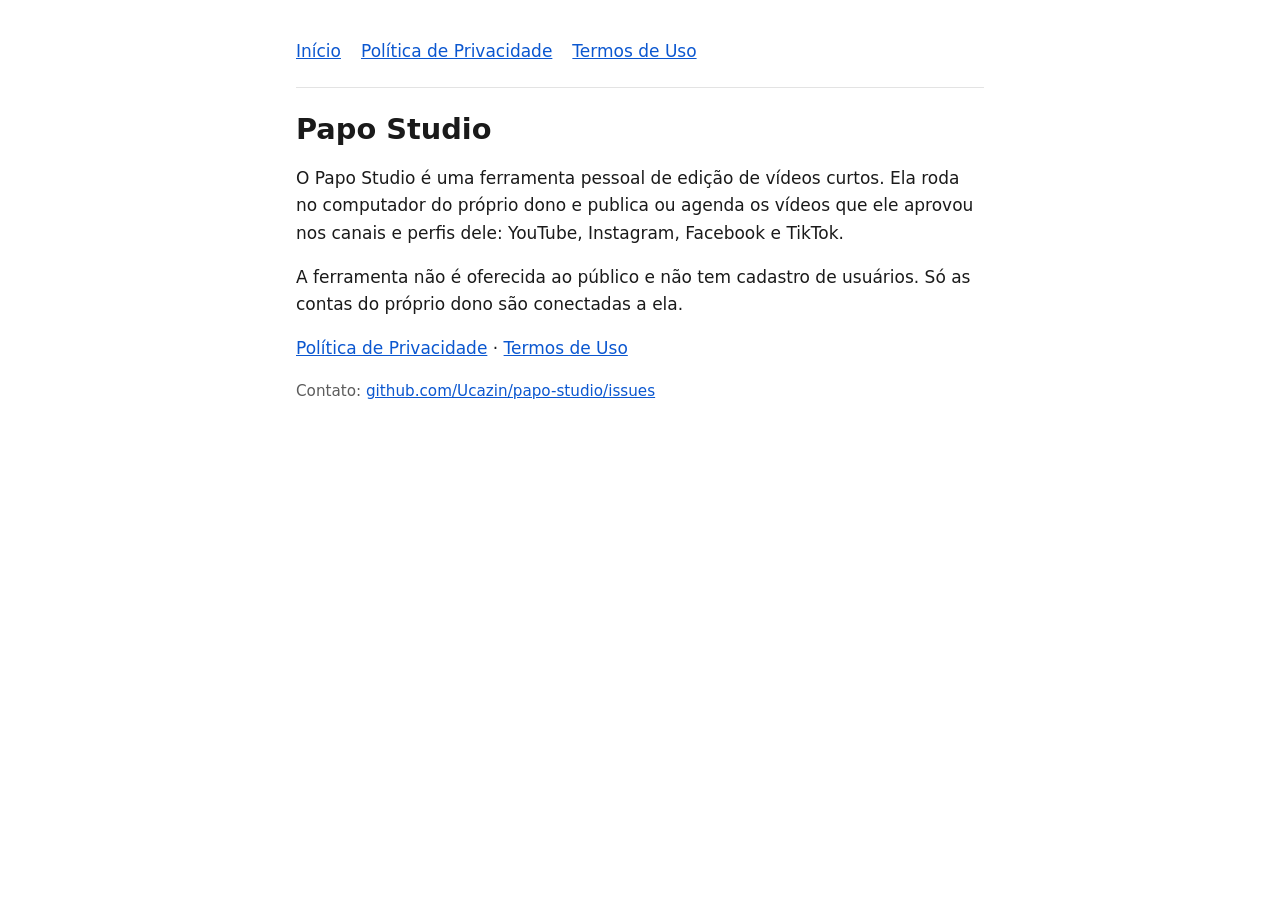
<file: index.html>
<!doctype html>
<html lang="pt-BR">
<head>
<meta charset="utf-8">
<meta name="viewport" content="width=device-width, initial-scale=1">
<title>Papo Studio</title>
<meta name="description" content="Ferramenta pessoal de edição e publicação de vídeos curtos.">
<link rel="stylesheet" href="style.css">
</head>
<body>
<main>
  <nav><a href="./">Início</a><a href="privacidade.html">Política de Privacidade</a><a href="termos.html">Termos de Uso</a></nav>
  <h1>Papo Studio</h1>
  <p>O Papo Studio é uma ferramenta pessoal de edição de vídeos curtos. Ela roda no computador do próprio dono e
    publica ou agenda os vídeos que ele aprovou nos canais e perfis dele: YouTube, Instagram, Facebook e TikTok.</p>
  <p>A ferramenta não é oferecida ao público e não tem cadastro de usuários. Só as contas do próprio dono são
    conectadas a ela.</p>
  <p><a href="privacidade.html">Política de Privacidade</a> · <a href="termos.html">Termos de Uso</a></p>
  <p class="muted">Contato: <a href="https://github.com/Ucazin/papo-studio/issues">github.com/Ucazin/papo-studio/issues</a></p>
</main>
</body>
</html>
</file>
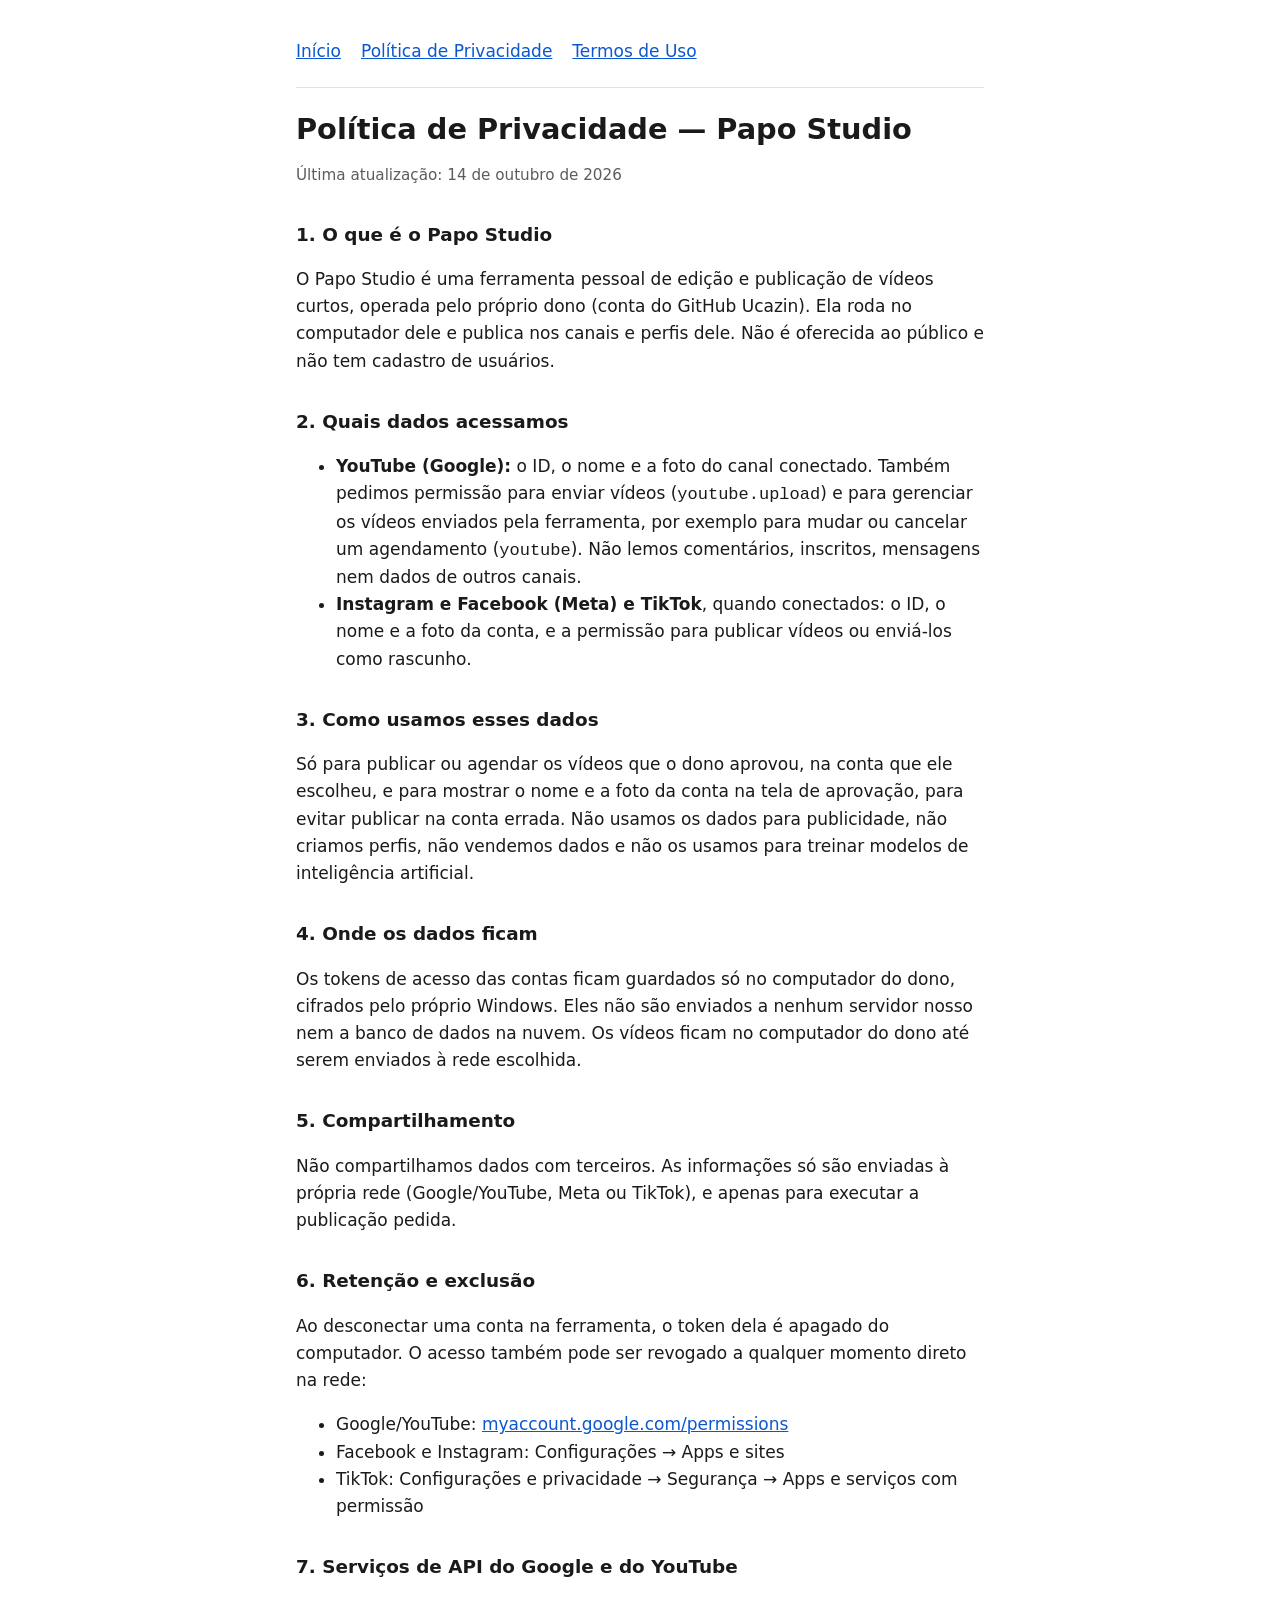
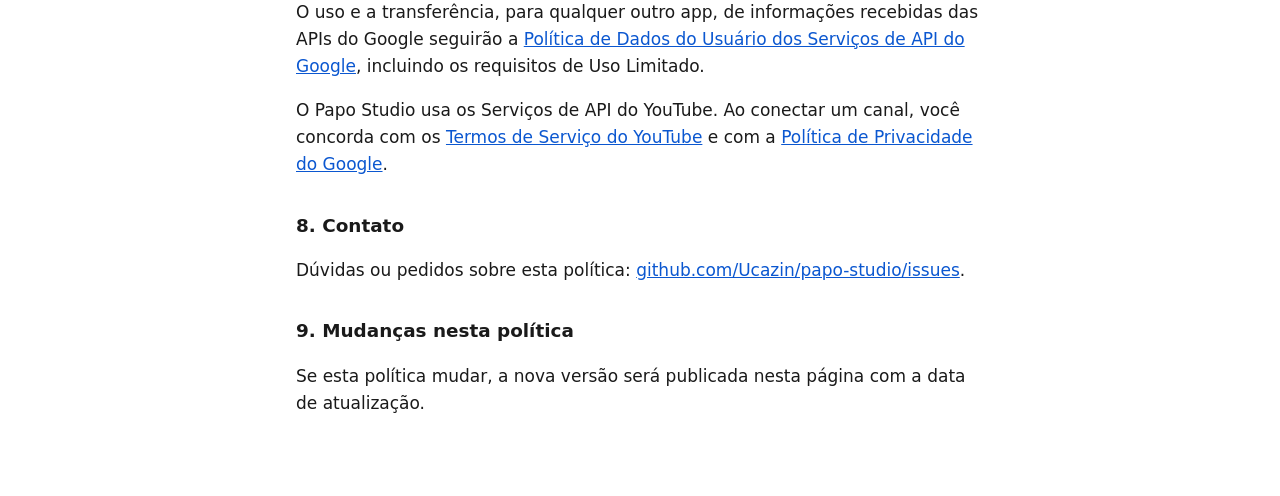
<file: privacidade.html>
<!doctype html>
<html lang="pt-BR">
<head>
<meta charset="utf-8">
<meta name="viewport" content="width=device-width, initial-scale=1">
<title>Política de Privacidade</title>
<meta name="description" content="Política de Privacidade do Papo Studio.">
<link rel="stylesheet" href="style.css">
</head>
<body>
<main>
  <nav><a href="./">Início</a><a href="privacidade.html">Política de Privacidade</a><a href="termos.html">Termos de Uso</a></nav>
  <h1>Política de Privacidade — Papo Studio</h1>
  <p class="muted">Última atualização: 14 de outubro de 2026</p>

  <h2>1. O que é o Papo Studio</h2>
  <p>O Papo Studio é uma ferramenta pessoal de edição e publicação de vídeos curtos, operada pelo próprio dono
    (conta do GitHub Ucazin). Ela roda no computador dele e publica nos canais e perfis dele. Não é oferecida ao
    público e não tem cadastro de usuários.</p>

  <h2>2. Quais dados acessamos</h2>
  <ul>
    <li><strong>YouTube (Google):</strong> o ID, o nome e a foto do canal conectado. Também pedimos permissão para
      enviar vídeos (<code>youtube.upload</code>) e para gerenciar os vídeos enviados pela ferramenta, por exemplo
      para mudar ou cancelar um agendamento (<code>youtube</code>). Não lemos comentários, inscritos, mensagens nem
      dados de outros canais.</li>
    <li><strong>Instagram e Facebook (Meta) e TikTok</strong>, quando conectados: o ID, o nome e a foto da conta, e a
      permissão para publicar vídeos ou enviá-los como rascunho.</li>
  </ul>

  <h2>3. Como usamos esses dados</h2>
  <p>Só para publicar ou agendar os vídeos que o dono aprovou, na conta que ele escolheu, e para mostrar o nome e a
    foto da conta na tela de aprovação, para evitar publicar na conta errada. Não usamos os dados para publicidade,
    não criamos perfis, não vendemos dados e não os usamos para treinar modelos de inteligência artificial.</p>

  <h2>4. Onde os dados ficam</h2>
  <p>Os tokens de acesso das contas ficam guardados só no computador do dono, cifrados pelo próprio Windows. Eles
    não são enviados a nenhum servidor nosso nem a banco de dados na nuvem. Os vídeos ficam no computador do dono até
    serem enviados à rede escolhida.</p>

  <h2>5. Compartilhamento</h2>
  <p>Não compartilhamos dados com terceiros. As informações só são enviadas à própria rede (Google/YouTube, Meta ou
    TikTok), e apenas para executar a publicação pedida.</p>

  <h2>6. Retenção e exclusão</h2>
  <p>Ao desconectar uma conta na ferramenta, o token dela é apagado do computador. O acesso também pode ser revogado
    a qualquer momento direto na rede:</p>
  <ul>
    <li>Google/YouTube: <a href="https://myaccount.google.com/permissions">myaccount.google.com/permissions</a></li>
    <li>Facebook e Instagram: Configurações → Apps e sites</li>
    <li>TikTok: Configurações e privacidade → Segurança → Apps e serviços com permissão</li>
  </ul>

  <h2>7. Serviços de API do Google e do YouTube</h2>
  <p>O uso e a transferência, para qualquer outro app, de informações recebidas das APIs do Google seguirão a
    <a href="https://developers.google.com/terms/api-services-user-data-policy">Política de Dados do Usuário dos
    Serviços de API do Google</a>, incluindo os requisitos de Uso Limitado.</p>
  <p>O Papo Studio usa os Serviços de API do YouTube. Ao conectar um canal, você concorda com os
    <a href="https://www.youtube.com/t/terms">Termos de Serviço do YouTube</a> e com a
    <a href="https://policies.google.com/privacy">Política de Privacidade do Google</a>.</p>

  <h2>8. Contato</h2>
  <p>Dúvidas ou pedidos sobre esta política:
    <a href="https://github.com/Ucazin/papo-studio/issues">github.com/Ucazin/papo-studio/issues</a>.</p>

  <h2>9. Mudanças nesta política</h2>
  <p>Se esta política mudar, a nova versão será publicada nesta página com a data de atualização.</p>
</main>
</body>
</html>
</file>
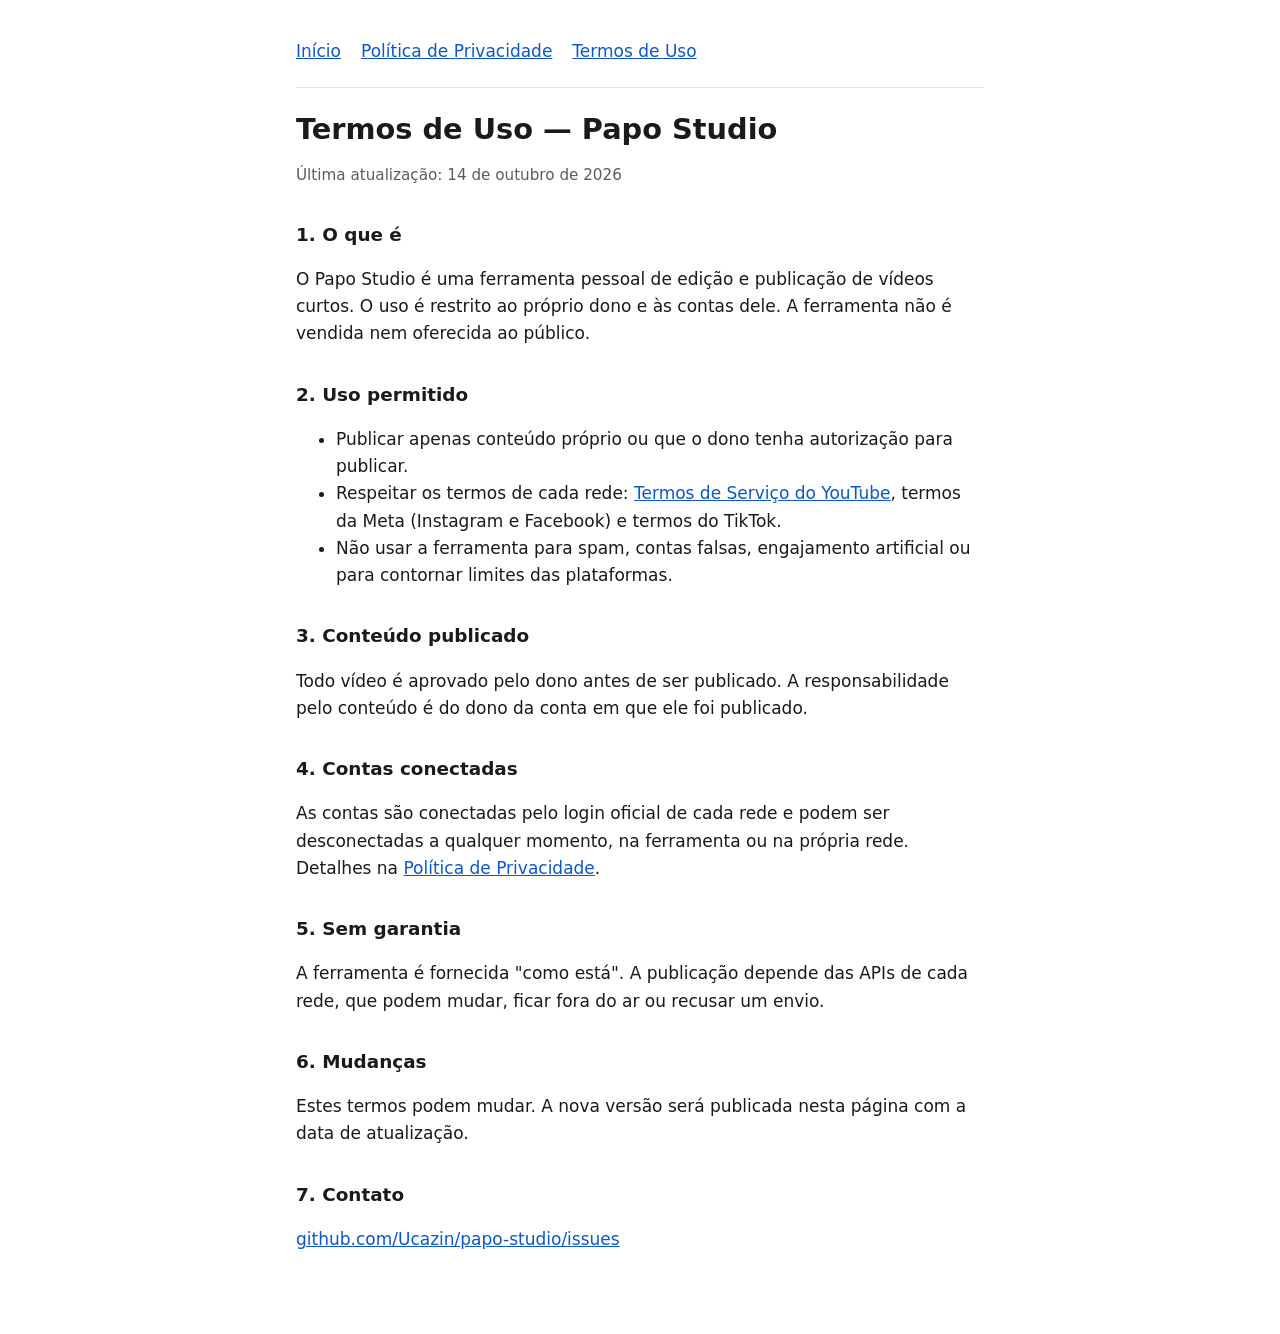
<file: termos.html>
<!doctype html>
<html lang="pt-BR">
<head>
<meta charset="utf-8">
<meta name="viewport" content="width=device-width, initial-scale=1">
<title>Termos de Uso</title>
<meta name="description" content="Termos de Uso do Papo Studio.">
<link rel="stylesheet" href="style.css">
</head>
<body>
<main>
  <nav><a href="./">Início</a><a href="privacidade.html">Política de Privacidade</a><a href="termos.html">Termos de Uso</a></nav>
  <h1>Termos de Uso — Papo Studio</h1>
  <p class="muted">Última atualização: 14 de outubro de 2026</p>

  <h2>1. O que é</h2>
  <p>O Papo Studio é uma ferramenta pessoal de edição e publicação de vídeos curtos. O uso é restrito ao próprio
    dono e às contas dele. A ferramenta não é vendida nem oferecida ao público.</p>

  <h2>2. Uso permitido</h2>
  <ul>
    <li>Publicar apenas conteúdo próprio ou que o dono tenha autorização para publicar.</li>
    <li>Respeitar os termos de cada rede: <a href="https://www.youtube.com/t/terms">Termos de Serviço do
      YouTube</a>, termos da Meta (Instagram e Facebook) e termos do TikTok.</li>
    <li>Não usar a ferramenta para spam, contas falsas, engajamento artificial ou para contornar limites das
      plataformas.</li>
  </ul>

  <h2>3. Conteúdo publicado</h2>
  <p>Todo vídeo é aprovado pelo dono antes de ser publicado. A responsabilidade pelo conteúdo é do dono da conta em
    que ele foi publicado.</p>

  <h2>4. Contas conectadas</h2>
  <p>As contas são conectadas pelo login oficial de cada rede e podem ser desconectadas a qualquer momento, na
    ferramenta ou na própria rede. Detalhes na <a href="privacidade.html">Política de Privacidade</a>.</p>

  <h2>5. Sem garantia</h2>
  <p>A ferramenta é fornecida "como está". A publicação depende das APIs de cada rede, que podem mudar, ficar fora do
    ar ou recusar um envio.</p>

  <h2>6. Mudanças</h2>
  <p>Estes termos podem mudar. A nova versão será publicada nesta página com a data de atualização.</p>

  <h2>7. Contato</h2>
  <p><a href="https://github.com/Ucazin/papo-studio/issues">github.com/Ucazin/papo-studio/issues</a></p>
</main>
</body>
</html>
</file>
<file: style.css>
:root { --bg: #ffffff; --fg: #1a1a1a; --muted: #5c5c5c; --line: #e3e3e3; --link: #0b57d0; }
@media (prefers-color-scheme: dark) {
  :root { --bg: #121212; --fg: #ececec; --muted: #a8a8a8; --line: #2e2e2e; --link: #8ab4f8; }
}
* { box-sizing: border-box; }
body { margin: 0; background: var(--bg); color: var(--fg); font: 17px/1.6 system-ui, -apple-system, "Segoe UI", Roboto, sans-serif; }
main { max-width: 720px; margin: 0 auto; padding: 32px 16px 64px; }
h1 { font-size: 1.8rem; line-height: 1.25; margin: 0 0 8px; }
h2 { font-size: 1.15rem; margin: 32px 0 8px; }
p, li { overflow-wrap: anywhere; }
a { color: var(--link); }
.muted { color: var(--muted); font-size: 0.95rem; }
nav { display: flex; flex-wrap: wrap; gap: 8px 20px; padding-bottom: 16px; margin-bottom: 24px; border-bottom: 1px solid var(--line); }
nav a { padding: 6px 0; }
</file>
